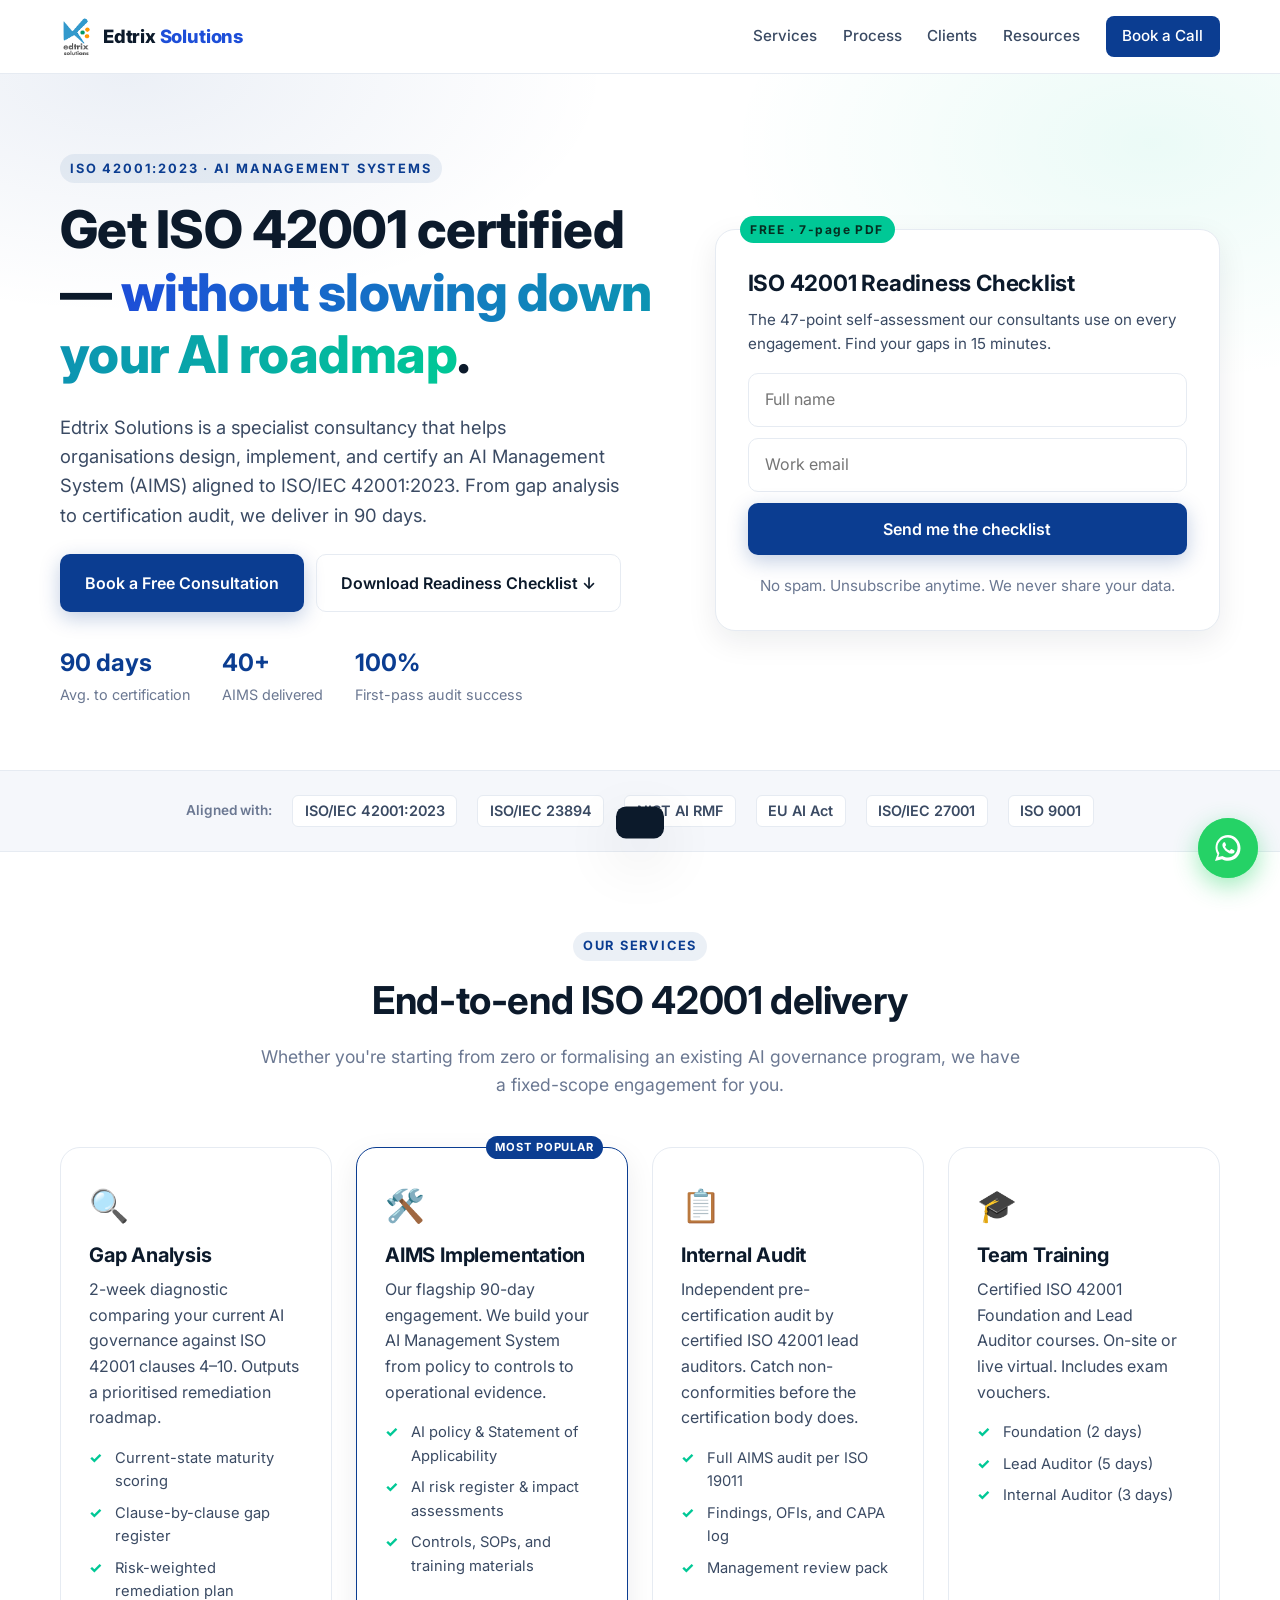
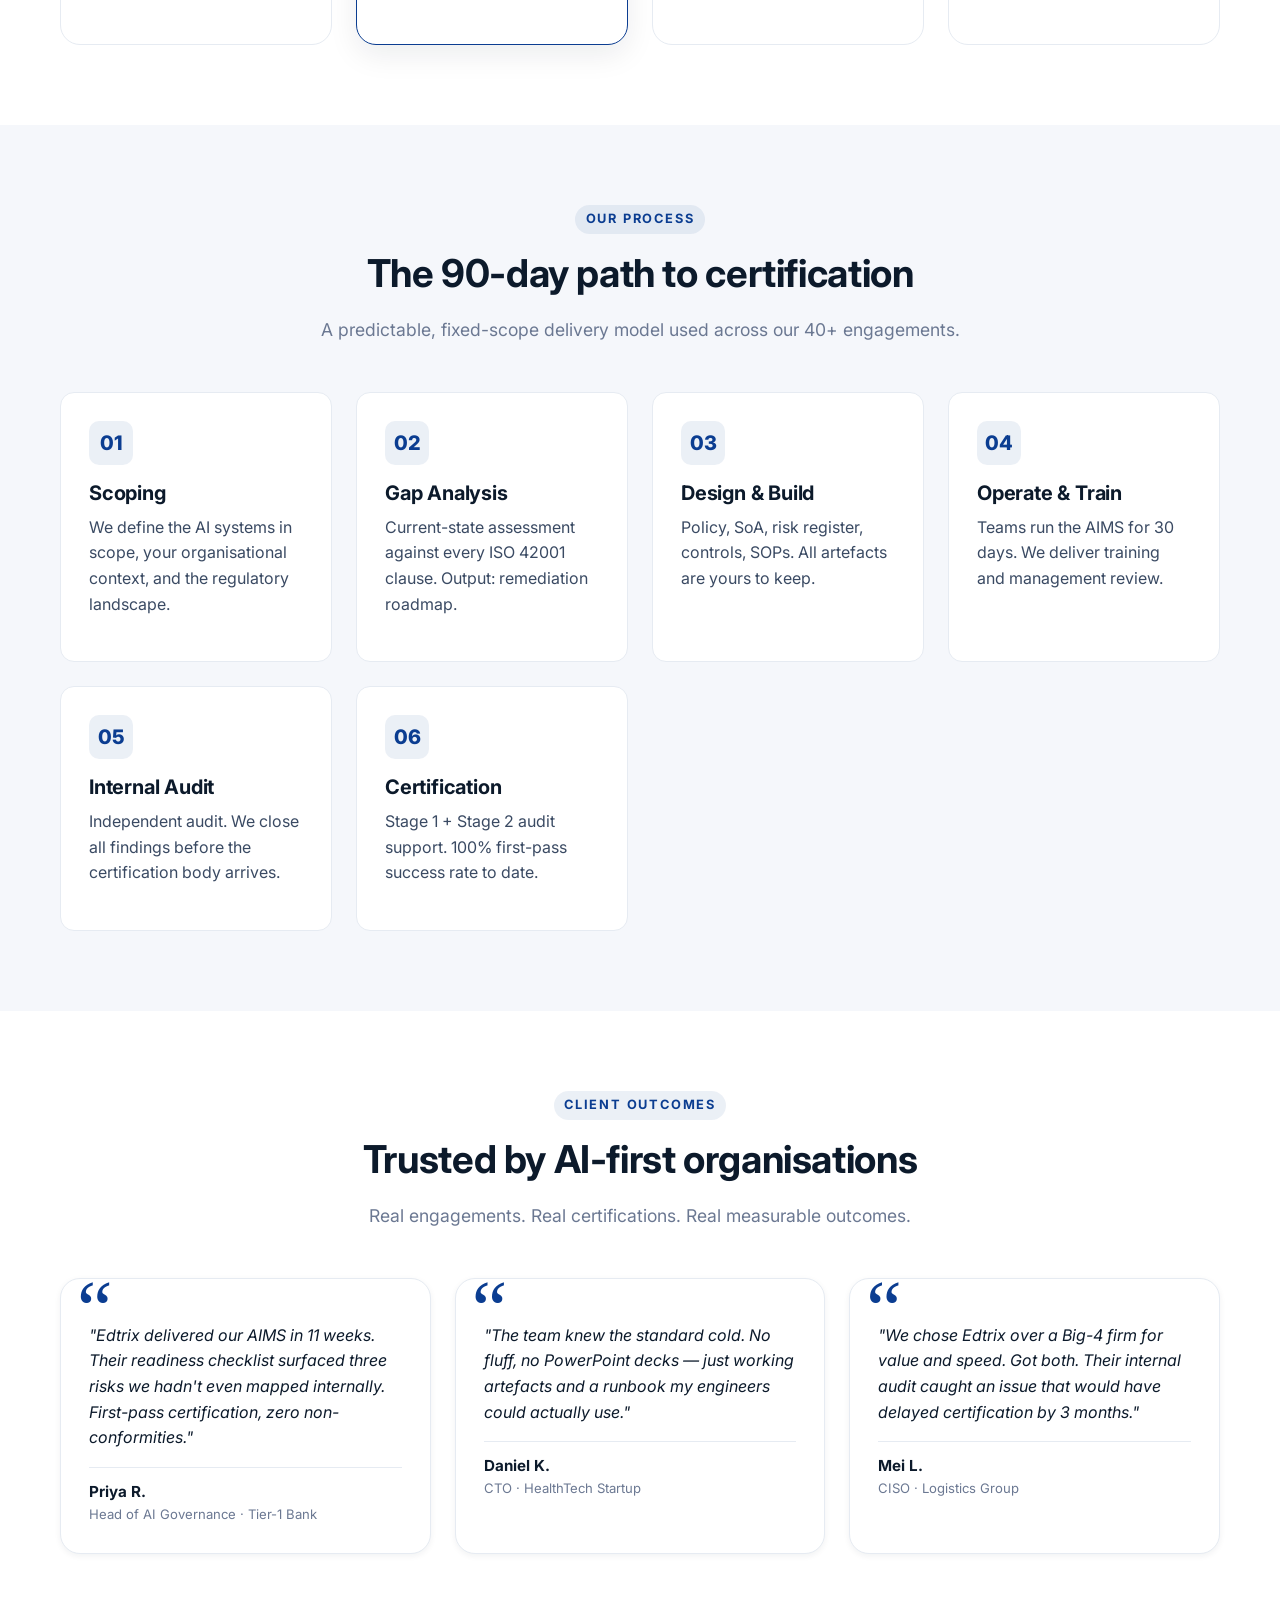
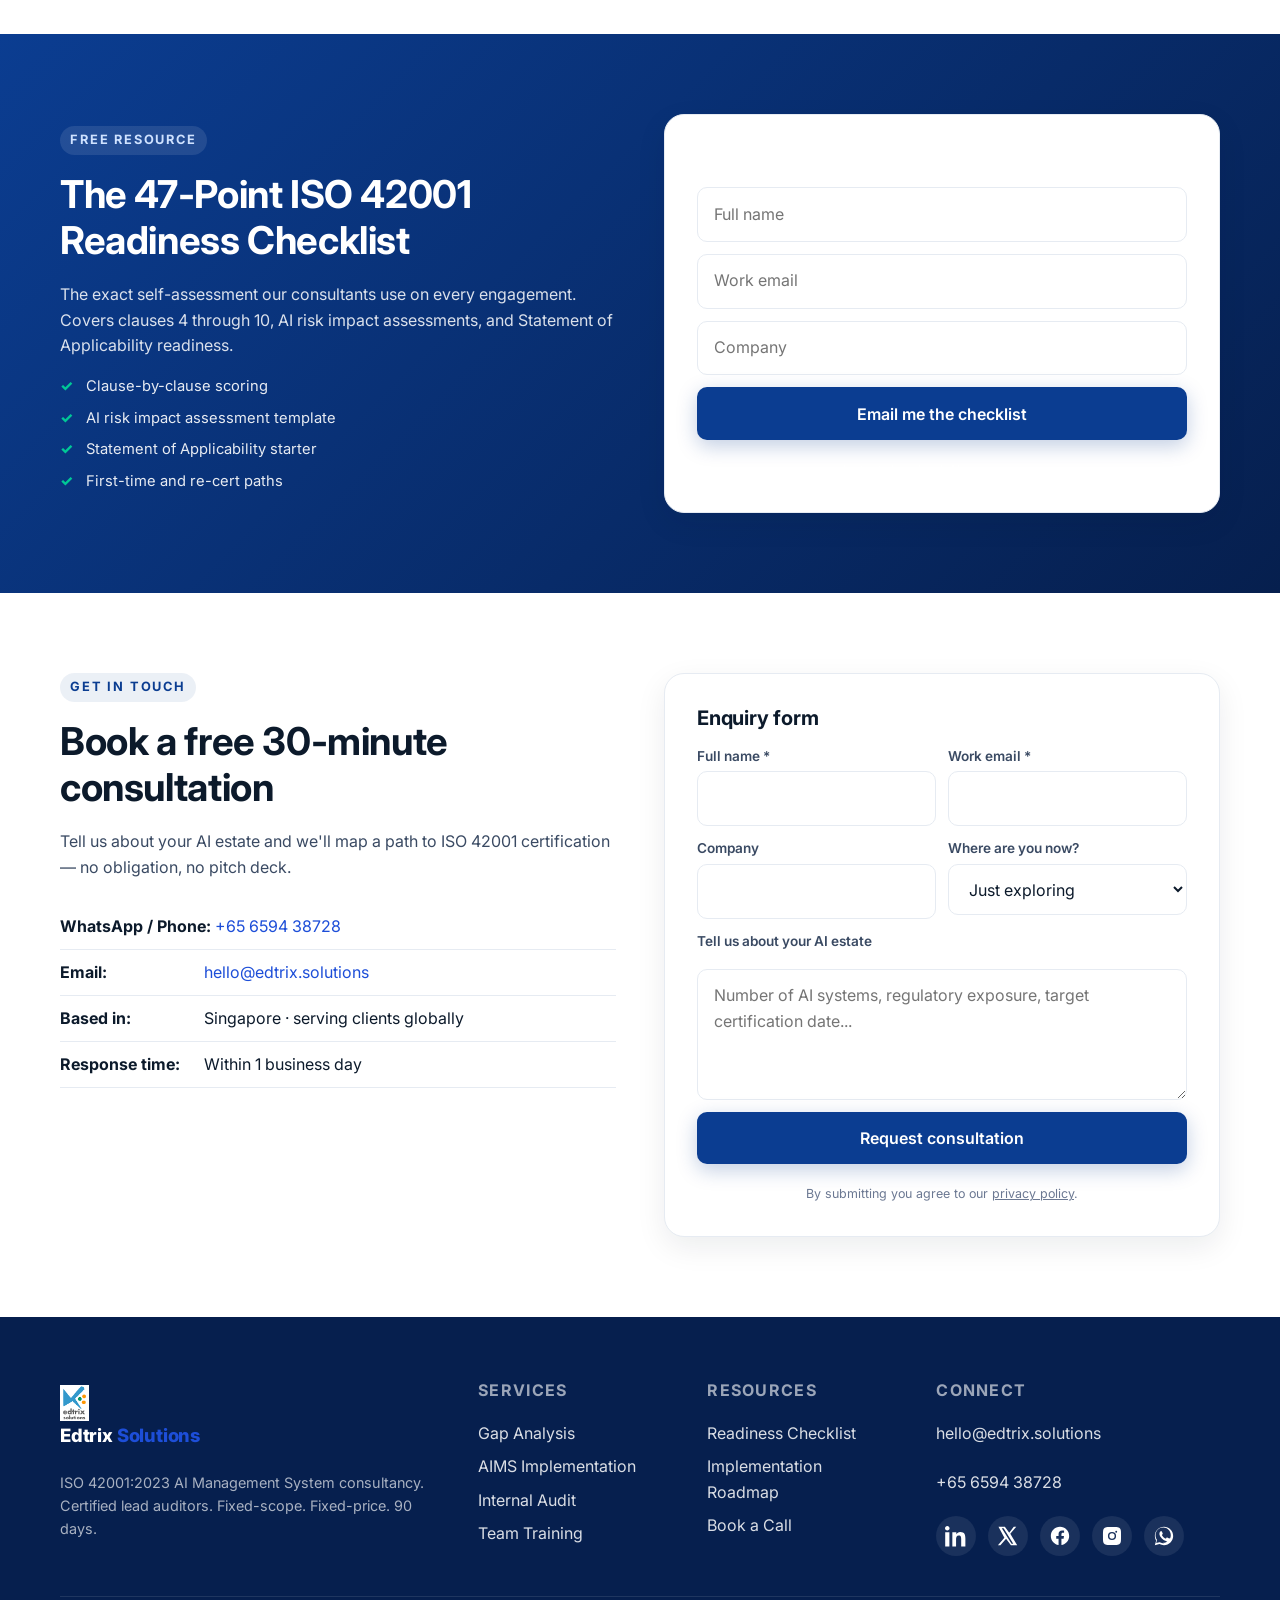
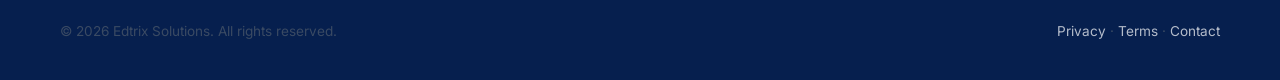
<file: index.html>
<!DOCTYPE html>
<html lang="en">
<head>
  <meta charset="UTF-8" />
  <meta name="viewport" content="width=device-width, initial-scale=1.0" />
  <meta name="theme-color" content="#0b3d91" />

  <!-- Primary SEO -->
  <title>Edtrix Solutions | ISO 42001:2023 AI Management System Consultancy</title>
  <meta name="description" content="Edtrix Solutions helps organisations implement ISO 42001:2023 AI Management Systems. Gap analysis, implementation, internal audit, and certification support from certified lead auditors." />
  <meta name="keywords" content="ISO 42001, ISO 42001:2023, AI management system, AIMS, AI governance, AI compliance, AI risk management, ISO 42001 consultant, ISO 42001 implementation, AI audit" />
  <meta name="author" content="Edtrix Solutions" />
  <meta name="robots" content="index, follow, max-image-preview:large" />
  <link rel="canonical" href="https://makwkk.github.io/ISO-42001-Consultancy/" />

  <!-- Open Graph -->
  <meta property="og:type" content="website" />
  <meta property="og:title" content="Edtrix Solutions | ISO 42001:2023 Consultancy" />
  <meta property="og:description" content="Certified ISO 42001:2023 AI Management System consultants. Gap analysis, implementation, audit, and certification support." />
  <meta property="og:url" content="https://makwkk.github.io/ISO-42001-Consultancy/" />
  <meta property="og:site_name" content="Edtrix Solutions" />
  <meta property="og:image" content="https://makwkk.github.io/ISO-42001-Consultancy/assets/og-image.svg" />
  <meta property="og:locale" content="en_SG" />

  <!-- Twitter -->
  <meta name="twitter:card" content="summary_large_image" />
  <meta name="twitter:title" content="Edtrix Solutions | ISO 42001:2023 Consultancy" />
  <meta name="twitter:description" content="Certified ISO 42001:2023 AI Management System consultants. Get certified faster." />
  <meta name="twitter:image" content="https://makwkk.github.io/ISO-42001-Consultancy/assets/og-image.svg" />

  <!-- Favicon -->
  <link rel="icon" type="image/png" sizes="100x123" href="assets/logo.png" />

  <!-- Performance hints -->
  <link rel="preconnect" href="https://fonts.googleapis.com" />
  <link rel="preconnect" href="https://fonts.gstatic.com" crossorigin />
  <link rel="preload" as="image" href="assets/hero-bg.svg" />
  <link rel="stylesheet" href="https://fonts.googleapis.com/css2?family=Inter:wght@400;500;600;700;800&display=swap" />

  <!-- Styles -->
  <link rel="stylesheet" href="styles.css" />

  <!-- Structured Data: Organization + ProfessionalService + FAQ -->
  <script type="application/ld+json">
  {
    "@context": "https://schema.org",
    "@graph": [
      {
        "@type": "Organization",
        "@id": "https://makwkk.github.io/ISO-42001-Consultancy/#organization",
        "name": "Edtrix Solutions",
        "url": "https://makwkk.github.io/ISO-42001-Consultancy/",
        "logo": "https://makwkk.github.io/ISO-42001-Consultancy/assets/logo.png",
        "sameAs": [
          "https://www.linkedin.com/company/edtrix-solutions",
          "https://twitter.com/edtrixsolutions",
          "https://www.facebook.com/edtrixsolutions",
          "https://www.instagram.com/edtrixsolutions"
        ],
        "contactPoint": {
          "@type": "ContactPoint",
          "telephone": "+65-6594-38728",
          "contactType": "sales",
          "areaServed": "Worldwide",
          "availableLanguage": ["English"]
        }
      },
      {
        "@type": "ProfessionalService",
        "@id": "https://makwkk.github.io/ISO-42001-Consultancy/#service",
        "name": "Edtrix Solutions - ISO 42001:2023 Consultancy",
        "image": "https://makwkk.github.io/ISO-42001-Consultancy/assets/og-image.svg",
        "description": "ISO 42001:2023 AI Management System implementation, gap analysis, internal audit, and certification support.",
        "provider": { "@id": "https://makwkk.github.io/ISO-42001-Consultancy/#organization" },
        "areaServed": "Worldwide",
        "serviceType": "ISO 42001:2023 AI Management System Consultancy",
        "priceRange": "$$"
      },
      {
        "@type": "FAQPage",
        "mainEntity": [
          {
            "@type": "Question",
            "name": "What is ISO 42001:2023?",
            "acceptedAnswer": {
              "@type": "Answer",
              "text": "ISO 42001:2023 is the international standard for Artificial Intelligence Management Systems (AIMS). It defines requirements for establishing, implementing, maintaining, and continually improving an AI management system within organisations that develop or use AI systems."
            }
          },
          {
            "@type": "Question",
            "name": "Who needs ISO 42001 certification?",
            "acceptedAnswer": {
              "@type": "Answer",
              "text": "Any organisation that develops, deploys, or procures AI systems — including financial services, healthcare, government, and technology providers — benefits from ISO 42001 certification to demonstrate responsible AI governance, manage AI-related risks, and meet regulatory and customer expectations."
            }
          },
          {
            "@type": "Question",
            "name": "How long does ISO 42001 implementation take?",
            "acceptedAnswer": {
              "@type": "Answer",
              "text": "Typical implementation runs 3 to 6 months depending on organisation size, AI system complexity, and existing governance maturity. Our phased approach delivers a working AIMS in 90 days for most clients."
            }
          },
          {
            "@type": "Question",
            "name": "What deliverables do you provide?",
            "acceptedAnswer": {
              "@type": "Answer",
              "text": "We deliver a complete AIMS package: AI policy, risk register, Statement of Applicability, controls implementation, internal audit, management review, and certification body coordination."
            }
          }
        ]
      },
      {
        "@type": "BreadcrumbList",
        "itemListElement": [
          {
            "@type": "ListItem",
            "position": 1,
            "name": "Home",
            "item": "https://makwkk.github.io/ISO-42001-Consultancy/"
          }
        ]
      }
    ]
  }
  </script>
</head>
<body>
  <!-- Skip to content (a11y) -->
  <a class="skip-link" href="#main">Skip to main content</a>

  <!-- ===== HEADER / NAV ===== -->
  <header class="site-header" id="site-header">
    <div class="container nav-wrap">
      <a href="#main" class="brand" aria-label="Edtrix Solutions home">
        <img src="assets/logo.png" alt="Edtrix Solutions" width="40" height="49" />
        <span class="brand-name">Edtrix <span class="brand-accent">Solutions</span></span>
      </a>
      <nav class="nav" aria-label="Primary">
        <a href="#services">Services</a>
        <a href="#process">Process</a>
        <a href="#testimonials">Clients</a>
        <a href="#lead-magnet">Resources</a>
        <a href="#contact" class="nav-cta">Book a Call</a>
      </nav>
      <button class="menu-toggle" aria-label="Toggle menu" aria-expanded="false" id="menu-toggle">
        <span></span><span></span><span></span>
      </button>
    </div>
  </header>

  <main id="main">
    <!-- ===== HERO ===== -->
    <section class="hero" aria-labelledby="hero-title">
      <div class="hero-bg" aria-hidden="true"></div>
      <div class="container hero-grid">
        <div class="hero-copy">
          <span class="eyebrow">ISO 42001:2023 · AI Management Systems</span>
          <h1 id="hero-title">Get ISO&nbsp;42001 certified — <span class="grad">without slowing down your AI roadmap</span>.</h1>
          <p class="lede">Edtrix Solutions is a specialist consultancy that helps organisations design, implement, and certify an AI Management System (AIMS) aligned to ISO/IEC 42001:2023. From gap analysis to certification audit, we deliver in 90 days.</p>
          <div class="hero-ctas">
            <a href="#contact" class="btn btn-primary">Book a Free Consultation</a>
            <a href="#lead-magnet" class="btn btn-ghost">Download Readiness Checklist ↓</a>
          </div>
          <ul class="hero-stats" aria-label="Trust signals">
            <li><strong>90 days</strong><span>Avg. to certification</span></li>
            <li><strong>40+</strong><span>AIMS delivered</span></li>
            <li><strong>100%</strong><span>First-pass audit success</span></li>
          </ul>
        </div>
        <div class="hero-card" aria-label="Free ISO 42001 readiness assessment">
          <div class="card-badge">FREE · 7-page PDF</div>
          <h2>ISO 42001 Readiness Checklist</h2>
          <p>The 47-point self-assessment our consultants use on every engagement. Find your gaps in 15 minutes.</p>
          <form id="hero-form" class="hero-form" novalidate>
            <label class="visually-hidden" for="hero-name">Full name</label>
            <input id="hero-name" name="name" type="text" placeholder="Full name" required autocomplete="name" />
            <label class="visually-hidden" for="hero-email">Work email</label>
            <input id="hero-email" name="email" type="email" placeholder="Work email" required autocomplete="email" />
            <button type="submit" class="btn btn-primary btn-block">Send me the checklist</button>
            <p class="micro">No spam. Unsubscribe anytime. We never share your data.</p>
          </form>
        </div>
      </div>
    </section>

    <!-- ===== TRUST BAR ===== -->
    <section class="trust" aria-label="Frameworks we work with">
      <div class="container trust-row">
        <span class="trust-label">Aligned with:</span>
        <span class="trust-item">ISO/IEC 42001:2023</span>
        <span class="trust-item">ISO/IEC 23894</span>
        <span class="trust-item">NIST AI RMF</span>
        <span class="trust-item">EU AI Act</span>
        <span class="trust-item">ISO/IEC 27001</span>
        <span class="trust-item">ISO 9001</span>
      </div>
    </section>

    <!-- ===== SERVICES ===== -->
    <section id="services" class="section">
      <div class="container">
        <header class="section-head">
          <span class="eyebrow">Our services</span>
          <h2>End-to-end ISO 42001 delivery</h2>
          <p>Whether you're starting from zero or formalising an existing AI governance program, we have a fixed-scope engagement for you.</p>
        </header>
        <div class="grid services">
          <article class="card">
            <div class="card-icon" aria-hidden="true">🔍</div>
            <h3>Gap Analysis</h3>
            <p>2-week diagnostic comparing your current AI governance against ISO 42001 clauses 4–10. Outputs a prioritised remediation roadmap.</p>
            <ul class="check-list">
              <li>Current-state maturity scoring</li>
              <li>Clause-by-clause gap register</li>
              <li>Risk-weighted remediation plan</li>
            </ul>
          </article>
          <article class="card featured">
            <div class="card-icon" aria-hidden="true">🛠️</div>
            <h3>AIMS Implementation</h3>
            <p>Our flagship 90-day engagement. We build your AI Management System from policy to controls to operational evidence.</p>
            <ul class="check-list">
              <li>AI policy &amp; Statement of Applicability</li>
              <li>AI risk register &amp; impact assessments</li>
              <li>Controls, SOPs, and training materials</li>
            </ul>
          </article>
          <article class="card">
            <div class="card-icon" aria-hidden="true">📋</div>
            <h3>Internal Audit</h3>
            <p>Independent pre-certification audit by certified ISO 42001 lead auditors. Catch non-conformities before the certification body does.</p>
            <ul class="check-list">
              <li>Full AIMS audit per ISO 19011</li>
              <li>Findings, OFIs, and CAPA log</li>
              <li>Management review pack</li>
            </ul>
          </article>
          <article class="card">
            <div class="card-icon" aria-hidden="true">🎓</div>
            <h3>Team Training</h3>
            <p>Certified ISO 42001 Foundation and Lead Auditor courses. On-site or live virtual. Includes exam vouchers.</p>
            <ul class="check-list">
              <li>Foundation (2 days)</li>
              <li>Lead Auditor (5 days)</li>
              <li>Internal Auditor (3 days)</li>
            </ul>
          </article>
        </div>
      </div>
    </section>

    <!-- ===== PROCESS ===== -->
    <section id="process" class="section section-alt">
      <div class="container">
        <header class="section-head">
          <span class="eyebrow">Our process</span>
          <h2>The 90-day path to certification</h2>
          <p>A predictable, fixed-scope delivery model used across our 40+ engagements.</p>
        </header>
        <ol class="steps">
          <li>
            <span class="step-num">01</span>
            <h3>Scoping</h3>
            <p>We define the AI systems in scope, your organisational context, and the regulatory landscape.</p>
          </li>
          <li>
            <span class="step-num">02</span>
            <h3>Gap Analysis</h3>
            <p>Current-state assessment against every ISO 42001 clause. Output: remediation roadmap.</p>
          </li>
          <li>
            <span class="step-num">03</span>
            <h3>Design &amp; Build</h3>
            <p>Policy, SoA, risk register, controls, SOPs. All artefacts are yours to keep.</p>
          </li>
          <li>
            <span class="step-num">04</span>
            <h3>Operate &amp; Train</h3>
            <p>Teams run the AIMS for 30 days. We deliver training and management review.</p>
          </li>
          <li>
            <span class="step-num">05</span>
            <h3>Internal Audit</h3>
            <p>Independent audit. We close all findings before the certification body arrives.</p>
          </li>
          <li>
            <span class="step-num">06</span>
            <h3>Certification</h3>
            <p>Stage 1 + Stage 2 audit support. 100% first-pass success rate to date.</p>
          </li>
        </ol>
      </div>
    </section>

    <!-- ===== TESTIMONIALS ===== -->
    <section id="testimonials" class="section">
      <div class="container">
        <header class="section-head">
          <span class="eyebrow">Client outcomes</span>
          <h2>Trusted by AI-first organisations</h2>
          <p>Real engagements. Real certifications. Real measurable outcomes.</p>
        </header>
        <div class="grid testimonials">
          <figure class="testimonial">
            <blockquote>
              <p>"Edtrix delivered our AIMS in 11 weeks. Their readiness checklist surfaced three risks we hadn't even mapped internally. First-pass certification, zero non-conformities."</p>
            </blockquote>
            <figcaption>
              <strong>Priya R.</strong><span>Head of AI Governance · Tier-1 Bank</span>
            </figcaption>
          </figure>
          <figure class="testimonial">
            <blockquote>
              <p>"The team knew the standard cold. No fluff, no PowerPoint decks — just working artefacts and a runbook my engineers could actually use."</p>
            </blockquote>
            <figcaption>
              <strong>Daniel K.</strong><span>CTO · HealthTech Startup</span>
            </figcaption>
          </figure>
          <figure class="testimonial">
            <blockquote>
              <p>"We chose Edtrix over a Big-4 firm for value and speed. Got both. Their internal audit caught an issue that would have delayed certification by 3 months."</p>
            </blockquote>
            <figcaption>
              <strong>Mei L.</strong><span>CISO · Logistics Group</span>
            </figcaption>
          </figure>
        </div>
      </div>
    </section>

    <!-- ===== LEAD MAGNET ===== -->
    <section id="lead-magnet" class="section section-cta">
      <div class="container cta-grid">
        <div>
          <span class="eyebrow eyebrow-light">Free resource</span>
          <h2>The 47-Point ISO 42001 Readiness Checklist</h2>
          <p>The exact self-assessment our consultants use on every engagement. Covers clauses 4 through 10, AI risk impact assessments, and Statement of Applicability readiness.</p>
          <ul class="check-list check-light">
            <li>Clause-by-clause scoring</li>
            <li>AI risk impact assessment template</li>
            <li>Statement of Applicability starter</li>
            <li>First-time and re-cert paths</li>
          </ul>
        </div>
        <form id="lead-form" class="form-card" novalidate>
          <h3>Get the free checklist</h3>
          <label class="visually-hidden" for="lm-name">Full name</label>
          <input id="lm-name" name="name" type="text" placeholder="Full name" required autocomplete="name" />
          <label class="visually-hidden" for="lm-email">Work email</label>
          <input id="lm-email" name="email" type="email" placeholder="Work email" required autocomplete="email" />
          <label class="visually-hidden" for="lm-company">Company</label>
          <input id="lm-company" name="company" type="text" placeholder="Company" autocomplete="organization" />
          <button type="submit" class="btn btn-primary btn-block">Email me the checklist</button>
          <p class="micro">Instant download. No spam, ever.</p>
        </form>
      </div>
    </section>

    <!-- ===== CONTACT / ENQUIRY ===== -->
    <section id="contact" class="section">
      <div class="container contact-grid">
        <div>
          <span class="eyebrow">Get in touch</span>
          <h2>Book a free 30-minute consultation</h2>
          <p>Tell us about your AI estate and we'll map a path to ISO 42001 certification — no obligation, no pitch deck.</p>
          <ul class="contact-list">
            <li><strong>WhatsApp / Phone:</strong> <a href="https://wa.me/6594387287">+65 6594 38728</a></li>
            <li><strong>Email:</strong> <a href="mailto:hello@edtrix.solutions">hello@edtrix.solutions</a></li>
            <li><strong>Based in:</strong> Singapore · serving clients globally</li>
            <li><strong>Response time:</strong> Within 1 business day</li>
          </ul>
        </div>
        <form id="enquiry-form" class="form-card" novalidate>
          <h3>Enquiry form</h3>
          <div class="row">
            <div>
              <label for="enq-name">Full name *</label>
              <input id="enq-name" name="name" type="text" required autocomplete="name" />
            </div>
            <div>
              <label for="enq-email">Work email *</label>
              <input id="enq-email" name="email" type="email" required autocomplete="email" />
            </div>
          </div>
          <div class="row">
            <div>
              <label for="enq-company">Company</label>
              <input id="enq-company" name="company" type="text" autocomplete="organization" />
            </div>
            <div>
              <label for="enq-stage">Where are you now?</label>
              <select id="enq-stage" name="stage">
                <option>Just exploring</option>
                <option>Gap analysis complete</option>
                <option>Implementation in progress</option>
                <option>Internal audit done</option>
                <option>Other</option>
              </select>
            </div>
          </div>
          <label for="enq-message">Tell us about your AI estate</label>
          <textarea id="enq-message" name="message" rows="4" placeholder="Number of AI systems, regulatory exposure, target certification date..."></textarea>
          <button type="submit" class="btn btn-primary btn-block">Request consultation</button>
          <p class="micro">By submitting you agree to our <a href="#privacy">privacy policy</a>.</p>
        </form>
      </div>
    </section>
  </main>

  <!-- ===== FOOTER ===== -->
  <footer class="site-footer">
    <div class="container footer-grid">
      <div class="footer-brand">
        <a href="#main" class="brand">
          <img src="assets/logo.png" alt="Edtrix Solutions" width="36" height="44" />
          <span class="brand-name">Edtrix <span class="brand-accent">Solutions</span></span>
        </a>
        <p>ISO 42001:2023 AI Management System consultancy. Certified lead auditors. Fixed-scope. Fixed-price. 90 days.</p>
      </div>
      <nav aria-label="Footer">
        <h4>Services</h4>
        <a href="#services">Gap Analysis</a>
        <a href="#services">AIMS Implementation</a>
        <a href="#services">Internal Audit</a>
        <a href="#services">Team Training</a>
      </nav>
      <nav aria-label="Footer">
        <h4>Resources</h4>
        <a href="#lead-magnet">Readiness Checklist</a>
        <a href="#process">Implementation Roadmap</a>
        <a href="#contact">Book a Call</a>
      </nav>
      <div class="footer-contact">
        <h4>Connect</h4>
        <p><a href="mailto:hello@edtrix.solutions">hello@edtrix.solutions</a></p>
        <p><a href="https://wa.me/6594387287">+65 6594 38728</a></p>
        <ul class="social-list" aria-label="Social media">
          <li><a href="https://www.linkedin.com/company/edtrix-solutions" aria-label="LinkedIn" rel="noopener noreferrer"><svg viewBox="0 0 24 24" width="22" height="22" aria-hidden="true"><path fill="currentColor" d="M4.98 3.5C4.98 4.88 3.87 6 2.5 6S0 4.88 0 3.5 1.12 1 2.5 1s2.48 1.12 2.48 2.5zM.22 8h4.56v15.5H.22V8zm7.78 0h4.37v2.12h.06c.61-1.16 2.1-2.39 4.32-2.39 4.62 0 5.48 3.04 5.48 7v8.77h-4.56v-7.78c0-1.86-.03-4.26-2.6-4.26-2.6 0-3 2.03-3 4.13v7.91H8V8z"/></svg></a></li>
          <li><a href="https://twitter.com/edtrixsolutions" aria-label="X (Twitter)" rel="noopener noreferrer"><svg viewBox="0 0 24 24" width="22" height="22" aria-hidden="true"><path fill="currentColor" d="M18.244 2H21l-6.52 7.45L22 22h-6.79l-5.32-6.96L3.7 22H1l7.05-8.06L1.6 2h6.95l4.79 6.36L18.244 2zm-2.38 18.4h1.88L7.23 3.5H5.21l10.65 16.9z"/></svg></a></li>
          <li><a href="https://www.facebook.com/edtrixsolutions" aria-label="Facebook" rel="noopener noreferrer"><svg viewBox="0 0 24 24" width="22" height="22" aria-hidden="true"><path fill="currentColor" d="M22 12c0-5.52-4.48-10-10-10S2 6.48 2 12c0 4.99 3.66 9.13 8.44 9.88V14.9H7.9V12h2.54V9.8c0-2.5 1.49-3.89 3.77-3.89 1.09 0 2.24.2 2.24.2v2.46h-1.26c-1.24 0-1.63.77-1.63 1.56V12h2.78l-.44 2.9h-2.34v6.98C18.34 21.13 22 16.99 22 12z"/></svg></a></li>
          <li><a href="https://www.instagram.com/edtrixsolutions" aria-label="Instagram" rel="noopener noreferrer"><svg viewBox="0 0 24 24" width="22" height="22" aria-hidden="true"><path fill="currentColor" d="M12 2.16c3.2 0 3.58.01 4.85.07 1.17.05 1.8.25 2.23.41.56.22.96.48 1.38.9.42.42.68.82.9 1.38.16.42.36 1.06.41 2.23.06 1.27.07 1.65.07 4.85s-.01 3.58-.07 4.85c-.05 1.17-.25 1.8-.41 2.23a3.7 3.7 0 0 1-.9 1.38c-.42.42-.82.68-1.38.9-.42.16-1.06.36-2.23.41-1.27.06-1.65.07-4.85.07s-3.58-.01-4.85-.07c-1.17-.05-1.8-.25-2.23-.41a3.7 3.7 0 0 1-1.38-.9 3.7 3.7 0 0 1-.9-1.38c-.16-.42-.36-1.06-.41-2.23C2.17 15.58 2.16 15.2 2.16 12s.01-3.58.07-4.85c.05-1.17.25-1.8.41-2.23.22-.56.48-.96.9-1.38.42-.42.82-.68 1.38-.9.42-.16 1.06-.36 2.23-.41C8.42 2.17 8.8 2.16 12 2.16zm0 5.4a4.44 4.44 0 1 0 0 8.88 4.44 4.44 0 0 0 0-8.88zm0 7.32a2.88 2.88 0 1 1 0-5.76 2.88 2.88 0 0 1 0 5.76zm5.64-7.5a1.04 1.04 0 1 0-2.08 0 1.04 1.04 0 0 0 2.08 0z"/></svg></a></li>
          <li><a href="https://wa.me/6594387287" aria-label="WhatsApp" rel="noopener noreferrer"><svg viewBox="0 0 24 24" width="22" height="22" aria-hidden="true"><path fill="currentColor" d="M17.5 14.4c-.3-.1-1.7-.8-1.9-.9-.3-.1-.4-.1-.6.1-.2.3-.7.9-.8 1.1-.2.2-.3.2-.5.1-.3-.1-1.2-.5-2.3-1.5-.9-.8-1.4-1.7-1.6-2-.2-.3 0-.4.1-.6.1-.1.3-.3.4-.5.1-.2.2-.3.3-.5.1-.2 0-.3 0-.5s-.6-1.4-.8-1.9c-.2-.5-.4-.4-.6-.4h-.5c-.2 0-.5.1-.7.3-.3.3-1 1-1 2.5s1.1 2.9 1.2 3.1c.1.2 2.1 3.2 5.1 4.5.7.3 1.3.5 1.7.6.7.2 1.4.2 1.9.1.6-.1 1.7-.7 2-1.4.2-.7.2-1.3.2-1.4-.1-.1-.3-.2-.6-.4zM12 2C6.5 2 2 6.5 2 12c0 1.9.5 3.6 1.4 5.1L2 22l5-1.3c1.5.8 3.2 1.3 5 1.3 5.5 0 10-4.5 10-10S17.5 2 12 2zm0 18.2c-1.7 0-3.3-.5-4.7-1.3l-.3-.2-3.5.9.9-3.4-.2-.3c-.9-1.4-1.4-3.1-1.4-4.8 0-4.6 3.7-8.3 8.3-8.3s8.3 3.7 8.3 8.3c0 4.5-3.7 8.3-8.4 8.3z"/></svg></a></li>
        </ul>
      </div>
    </div>
    <div class="container footer-bottom">
      <p>© <span id="year"></span> Edtrix Solutions. All rights reserved.</p>
      <p><a href="#privacy">Privacy</a> · <a href="#terms">Terms</a> · <a href="mailto:hello@edtrix.solutions">Contact</a></p>
    </div>
  </footer>

  <!-- ===== WHATSAPP FLOATING WIDGET ===== -->
  <a class="wa-float" href="https://wa.me/6594387287?text=Hi%20Edtrix%2C%20I%27d%20like%20to%20learn%20more%20about%20ISO%2042001%20consultancy." aria-label="Chat on WhatsApp" target="_blank" rel="noopener noreferrer">
    <svg viewBox="0 0 32 32" width="32" height="32" aria-hidden="true"><path fill="#fff" d="M16 3C9 3 3.5 8.5 3.5 15.5c0 2.4.7 4.7 1.9 6.7L3 29l7-1.8c1.9 1 4 1.6 6 1.6 7 0 12.5-5.5 12.5-12.5S23 3 16 3zm0 22.6c-1.8 0-3.6-.5-5.2-1.4l-.4-.2-4.1 1.1 1.1-4-.3-.4c-1-1.6-1.6-3.4-1.6-5.3 0-5.5 4.5-10 10-10s10 4.5 10 10-4.4 10-9.5 10zm5.5-7.5c-.3-.1-1.8-.9-2-1-.3-.1-.5-.1-.7.1-.2.3-.8 1-.9 1.2-.2.2-.3.2-.6.1-.3-.1-1.3-.5-2.4-1.5-.9-.8-1.5-1.8-1.7-2.1-.2-.3 0-.5.1-.6.1-.1.3-.3.4-.5.1-.2.2-.3.3-.5.1-.2 0-.4 0-.5s-.6-1.5-.8-2c-.2-.5-.4-.4-.6-.5h-.5c-.2 0-.5.1-.7.4-.3.3-1 1-1 2.5s1.1 2.9 1.2 3.1c.1.2 2.1 3.3 5.2 4.6.7.3 1.3.5 1.7.6.7.2 1.4.2 1.9.1.6-.1 1.8-.7 2-1.4.2-.7.2-1.3.2-1.4-.1-.1-.3-.2-.6-.4z"/></svg>
    <span class="wa-pulse" aria-hidden="true"></span>
  </a>

  <!-- Toast -->
  <div id="toast" class="toast" role="status" aria-live="polite"></div>

  <script src="script.js" defer></script>
</body>
</html>
</file>
<file: styles.css>
/* =========================================================
   Edtrix Solutions — Single-page Consultancy Site
   Mobile-first. System font fallback if Google Fonts blocked.
   ========================================================= */

:root {
  --bg: #ffffff;
  --bg-alt: #f5f7fb;
  --ink: #0c1a2b;
  --ink-2: #3a4a63;
  --muted: #6b7892;
  --line: #e6ebf2;
  --brand: #0b3d91;
  --brand-2: #1d4ed8;
  --accent: #00c896;
  --warn: #f59e0b;
  --danger: #dc2626;
  --wa: #25d366;
  --wa-d: #128c7e;
  --radius: 14px;
  --radius-lg: 20px;
  --shadow-sm: 0 2px 6px rgba(12, 26, 43, .06);
  --shadow-md: 0 10px 30px rgba(12, 26, 43, .08);
  --shadow-lg: 0 20px 60px rgba(12, 26, 43, .12);
  --container: 1160px;
  --ff: "Inter", -apple-system, BlinkMacSystemFont, "Segoe UI", Roboto, Helvetica, Arial, sans-serif;
}

* { box-sizing: border-box; }
html { scroll-behavior: smooth; -webkit-text-size-adjust: 100%; }
body {
  margin: 0;
  font-family: var(--ff);
  color: var(--ink);
  background: var(--bg);
  line-height: 1.6;
  -webkit-font-smoothing: antialiased;
  -moz-osx-font-smoothing: grayscale;
}
img, svg { max-width: 100%; display: block; }
a { color: var(--brand-2); text-decoration: none; }
a:hover { text-decoration: underline; }
h1, h2, h3, h4 { line-height: 1.2; margin: 0 0 .5em; color: var(--ink); letter-spacing: -0.01em; }
h1 { font-size: clamp(2rem, 5vw, 3.25rem); font-weight: 800; }
h2 { font-size: clamp(1.6rem, 3.5vw, 2.4rem); font-weight: 700; }
h3 { font-size: 1.25rem; font-weight: 700; }
h4 { font-size: 1rem; font-weight: 700; text-transform: uppercase; letter-spacing: .08em; color: var(--ink-2); }
p { margin: 0 0 1em; color: var(--ink-2); }

.container { width: min(100% - 2rem, var(--container)); margin-inline: auto; }
.section { padding: 5rem 0; }
.section-alt { background: var(--bg-alt); }
.section-cta { background: linear-gradient(135deg, var(--brand) 0%, #061f4e 100%); color: #fff; }
.section-cta h2, .section-cta h3 { color: #fff; }
.section-cta p { color: rgba(255, 255, 255, .85); }
.section-head { text-align: center; max-width: 760px; margin: 0 auto 3rem; }
.section-head p { font-size: 1.1rem; color: var(--muted); }

.eyebrow {
  display: inline-block;
  font-size: .8rem;
  font-weight: 700;
  letter-spacing: .14em;
  text-transform: uppercase;
  color: var(--brand);
  background: rgba(11, 61, 145, .08);
  padding: .35em .8em;
  border-radius: 999px;
  margin-bottom: 1rem;
}
.eyebrow-light { color: #cfe2ff; background: rgba(255, 255, 255, .1); }

.grad {
  background: linear-gradient(90deg, var(--brand-2), var(--accent));
  -webkit-background-clip: text;
  background-clip: text;
  color: transparent;
}

/* ===== Buttons ===== */
.btn {
  display: inline-flex;
  align-items: center;
  justify-content: center;
  gap: .5rem;
  padding: .95em 1.5em;
  border-radius: 10px;
  font-weight: 600;
  font-size: 1rem;
  border: 1px solid transparent;
  cursor: pointer;
  transition: transform .15s ease, box-shadow .2s ease, background .2s ease;
  text-decoration: none;
  font-family: inherit;
}
.btn:hover { text-decoration: none; transform: translateY(-1px); }
.btn-primary { background: var(--brand); color: #fff; box-shadow: 0 6px 20px rgba(11, 61, 145, .25); }
.btn-primary:hover { background: var(--brand-2); box-shadow: 0 10px 28px rgba(11, 61, 145, .35); }
.btn-ghost { background: transparent; color: var(--ink); border-color: var(--line); }
.btn-ghost:hover { background: var(--bg-alt); border-color: var(--ink-2); }
.btn-block { width: 100%; }

/* ===== Header ===== */
.site-header {
  position: sticky;
  top: 0;
  z-index: 50;
  background: rgba(255, 255, 255, .92);
  backdrop-filter: saturate(140%) blur(10px);
  -webkit-backdrop-filter: saturate(140%) blur(10px);
  border-bottom: 1px solid var(--line);
}
.nav-wrap {
  display: flex;
  align-items: center;
  justify-content: space-between;
  padding: 1rem 0;
}
.brand { display: flex; align-items: center; gap: .65rem; font-weight: 800; color: var(--ink); }
.brand:hover { text-decoration: none; }
.brand img { width: auto; height: 40px; }
.footer-brand .brand img { height: 36px; }
.brand-name { font-size: 1.15rem; letter-spacing: -0.01em; }
.brand-accent { color: var(--brand-2); }
.nav { display: flex; align-items: center; gap: 1.6rem; }
.nav a { color: var(--ink-2); font-weight: 500; font-size: .95rem; }
.nav a:hover { color: var(--brand); text-decoration: none; }
.nav-cta { background: var(--brand); color: #fff !important; padding: .55em 1.1em; border-radius: 8px; }
.nav-cta:hover { background: var(--brand-2); }
.menu-toggle {
  display: none;
  background: none;
  border: 0;
  width: 40px;
  height: 40px;
  flex-direction: column;
  justify-content: center;
  align-items: center;
  gap: 4px;
  cursor: pointer;
}
.menu-toggle span { display: block; width: 22px; height: 2px; background: var(--ink); transition: .2s; }

/* ===== Hero ===== */
.hero {
  position: relative;
  padding: 5rem 0 4rem;
  overflow: hidden;
}
.hero-bg {
  position: absolute; inset: 0;
  background:
    radial-gradient(800px 400px at 10% 0%, rgba(11, 61, 145, .08), transparent 60%),
    radial-gradient(700px 400px at 90% 10%, rgba(0, 200, 150, .08), transparent 60%),
    var(--bg);
  z-index: -1;
}
.hero-grid {
  display: grid;
  grid-template-columns: 1.2fr 1fr;
  gap: 3rem;
  align-items: center;
}
.lede { font-size: 1.15rem; color: var(--ink-2); max-width: 560px; }
.hero-ctas { display: flex; gap: .75rem; flex-wrap: wrap; margin: 1.5rem 0 2rem; }
.hero-stats { list-style: none; padding: 0; margin: 0; display: flex; gap: 2rem; flex-wrap: wrap; }
.hero-stats li { display: flex; flex-direction: column; }
.hero-stats strong { font-size: 1.5rem; color: var(--brand); }
.hero-stats span { font-size: .9rem; color: var(--muted); }

.hero-card {
  background: #fff;
  border: 1px solid var(--line);
  border-radius: var(--radius-lg);
  padding: 2rem;
  box-shadow: var(--shadow-md);
  position: relative;
}
.card-badge {
  position: absolute;
  top: -14px;
  left: 1.5rem;
  background: var(--accent);
  color: #052e21;
  font-weight: 700;
  font-size: .75rem;
  letter-spacing: .12em;
  padding: .35em .9em;
  border-radius: 999px;
}
.hero-card h2 { font-size: 1.4rem; margin-top: .5rem; }
.hero-card p { font-size: .95rem; }

/* ===== Forms ===== */
input, select, textarea {
  width: 100%;
  padding: .85em 1em;
  border: 1px solid var(--line);
  border-radius: 10px;
  font: inherit;
  color: var(--ink);
  background: #fff;
  transition: border-color .15s, box-shadow .15s;
}
input:focus, select:focus, textarea:focus {
  outline: 0;
  border-color: var(--brand);
  box-shadow: 0 0 0 3px rgba(11, 61, 145, .15);
}
.hero-form { display: flex; flex-direction: column; gap: .65rem; margin-top: 1rem; }
.form-card {
  background: #fff;
  border: 1px solid var(--line);
  border-radius: var(--radius-lg);
  padding: 2rem;
  box-shadow: var(--shadow-md);
  display: flex;
  flex-direction: column;
  gap: .75rem;
}
.form-card h3 { margin: 0 0 .25rem; }
.form-card label { font-size: .85rem; font-weight: 600; color: var(--ink-2); margin-bottom: .25rem; display: block; }
.form-card .row { display: grid; grid-template-columns: 1fr 1fr; gap: .75rem; }
.micro { font-size: .78rem; color: var(--muted); margin: .5rem 0 0; text-align: center; }
.micro a { color: var(--muted); text-decoration: underline; }
.visually-hidden { position: absolute; width: 1px; height: 1px; padding: 0; margin: -1px; overflow: hidden; clip: rect(0,0,0,0); white-space: nowrap; border: 0; }

/* ===== Trust Bar ===== */
.trust { padding: 1.5rem 0; border-top: 1px solid var(--line); border-bottom: 1px solid var(--line); background: var(--bg-alt); }
.trust-row { display: flex; align-items: center; gap: 1.25rem; flex-wrap: wrap; justify-content: center; }
.trust-label { font-weight: 600; color: var(--muted); font-size: .85rem; }
.trust-item { font-weight: 600; color: var(--ink-2); font-size: .9rem; padding: .25em .8em; border: 1px solid var(--line); border-radius: 6px; background: #fff; }

/* ===== Cards / Grid ===== */
.grid { display: grid; gap: 1.5rem; }
.services { grid-template-columns: repeat(auto-fit, minmax(260px, 1fr)); }
.card {
  background: #fff;
  border: 1px solid var(--line);
  border-radius: var(--radius-lg);
  padding: 2rem 1.75rem;
  transition: transform .2s, box-shadow .2s, border-color .2s;
}
.card:hover { transform: translateY(-3px); box-shadow: var(--shadow-md); border-color: var(--brand); }
.card-icon { font-size: 2rem; margin-bottom: .75rem; }
.card.featured { border-color: var(--brand); box-shadow: var(--shadow-md); position: relative; }
.card.featured::before {
  content: "Most popular";
  position: absolute;
  top: -12px;
  right: 1.5rem;
  background: var(--brand);
  color: #fff;
  font-size: .7rem;
  font-weight: 700;
  padding: .25em .8em;
  border-radius: 999px;
  letter-spacing: .08em;
  text-transform: uppercase;
}
.check-list { list-style: none; padding: 0; margin: 1rem 0 0; }
.check-list li {
  position: relative;
  padding-left: 1.6rem;
  margin-bottom: .5rem;
  font-size: .92rem;
  color: var(--ink-2);
}
.check-list li::before {
  content: "✓";
  position: absolute;
  left: 0;
  top: 0;
  color: var(--accent);
  font-weight: 800;
}
.check-light li { color: rgba(255, 255, 255, .9); }
.check-light li::before { color: var(--accent); }

/* ===== Steps ===== */
.steps {
  list-style: none;
  padding: 0;
  margin: 0;
  display: grid;
  grid-template-columns: repeat(auto-fit, minmax(260px, 1fr));
  gap: 1.5rem;
  counter-reset: step;
}
.steps li {
  background: #fff;
  border: 1px solid var(--line);
  border-radius: var(--radius);
  padding: 1.75rem;
  position: relative;
}
.step-num {
  display: inline-block;
  font-weight: 800;
  font-size: 1.25rem;
  color: var(--brand);
  background: rgba(11, 61, 145, .08);
  width: 44px;
  height: 44px;
  line-height: 44px;
  text-align: center;
  border-radius: 10px;
  margin-bottom: 1rem;
}

/* ===== Testimonials ===== */
.testimonials { grid-template-columns: repeat(auto-fit, minmax(280px, 1fr)); }
.testimonial {
  background: #fff;
  border: 1px solid var(--line);
  border-radius: var(--radius-lg);
  padding: 1.75rem;
  margin: 0;
  box-shadow: var(--shadow-sm);
  position: relative;
}
.testimonial::before {
  content: "“";
  position: absolute;
  top: -10px; left: 16px;
  font-size: 5rem;
  color: var(--brand);
  font-family: Georgia, serif;
  line-height: 1;
}
.testimonial blockquote { margin: 0 0 1rem; padding-top: 1rem; }
.testimonial blockquote p { font-size: 1rem; color: var(--ink); font-style: italic; }
.testimonial figcaption { display: flex; flex-direction: column; border-top: 1px solid var(--line); padding-top: .75rem; }
.testimonial figcaption strong { color: var(--ink); font-size: .95rem; }
.testimonial figcaption span { font-size: .82rem; color: var(--muted); }

/* ===== CTA / Lead magnet ===== */
.cta-grid { display: grid; grid-template-columns: 1fr 1fr; gap: 3rem; align-items: center; }
.cta-grid h2 { color: #fff; }

/* ===== Contact ===== */
.contact-grid { display: grid; grid-template-columns: 1fr 1fr; gap: 3rem; align-items: start; }
.contact-list { list-style: none; padding: 0; margin: 1.5rem 0 0; }
.contact-list li { padding: .6rem 0; border-bottom: 1px solid var(--line); }
.contact-list li strong { display: inline-block; min-width: 140px; color: var(--ink); }
.contact-list li a { color: var(--brand-2); }

/* ===== Footer ===== */
.site-footer {
  background: #061f4e;
  color: rgba(255, 255, 255, .85);
  padding: 4rem 0 1.5rem;
}
.site-footer h4 { color: rgba(255, 255, 255, .6); margin-bottom: 1rem; }
.site-footer a { color: rgba(255, 255, 255, .85); display: block; padding: .25rem 0; }
.site-footer a:hover { color: #fff; text-decoration: none; }
.footer-grid {
  display: grid;
  grid-template-columns: 2fr 1fr 1fr 1.5fr;
  gap: 2.5rem;
  padding-bottom: 2.5rem;
  border-bottom: 1px solid rgba(255, 255, 255, .1);
}
.footer-brand .brand { color: #fff; margin-bottom: 1rem; }
.footer-brand p { color: rgba(255, 255, 255, .65); font-size: .9rem; }
.social-list { list-style: none; padding: 0; margin: 1rem 0 0; display: flex; gap: .75rem; }
.social-list a {
  display: flex;
  align-items: center;
  justify-content: center;
  width: 40px;
  height: 40px;
  border-radius: 50%;
  background: rgba(255, 255, 255, .08);
  color: #fff !important;
  transition: background .2s, transform .2s;
}
.social-list a:hover { background: var(--brand-2); transform: translateY(-2px); }
.footer-bottom {
  display: flex;
  justify-content: space-between;
  align-items: center;
  padding-top: 1.5rem;
  font-size: .85rem;
  color: rgba(255, 255, 255, .55);
  flex-wrap: wrap;
  gap: 1rem;
}
.footer-bottom a { color: rgba(255, 255, 255, .7); display: inline; }
.footer-bottom a:hover { color: #fff; }

/* ===== WhatsApp floating widget ===== */
.wa-float {
  position: fixed;
  right: 22px;
  bottom: 22px;
  z-index: 100;
  width: 60px;
  height: 60px;
  border-radius: 50%;
  background: var(--wa);
  display: flex;
  align-items: center;
  justify-content: center;
  box-shadow: 0 8px 24px rgba(37, 211, 102, .45);
  transition: transform .2s, box-shadow .2s;
}
.wa-float:hover { transform: scale(1.08); box-shadow: 0 12px 30px rgba(37, 211, 102, .6); }
.wa-pulse {
  position: absolute;
  inset: 0;
  border-radius: 50%;
  background: var(--wa);
  opacity: .6;
  animation: wa-pulse 2s infinite;
  z-index: -1;
}
@keyframes wa-pulse {
  0% { transform: scale(1); opacity: .6; }
  100% { transform: scale(1.6); opacity: 0; }
}

/* ===== Toast ===== */
.toast {
  position: fixed;
  bottom: 100px;
  left: 50%;
  transform: translateX(-50%) translateY(120%);
  background: var(--ink);
  color: #fff;
  padding: 1rem 1.5rem;
  border-radius: 10px;
  font-size: .9rem;
  box-shadow: var(--shadow-lg);
  z-index: 200;
  transition: transform .3s ease;
  max-width: 90vw;
  text-align: center;
}
.toast.show { transform: translateX(-50%) translateY(0); }
.toast.success { background: var(--accent); color: #052e21; }
.toast.error { background: var(--danger); }

/* ===== Skip link ===== */
.skip-link {
  position: absolute;
  left: -9999px;
  top: 0;
  background: var(--brand);
  color: #fff;
  padding: .5rem 1rem;
  z-index: 999;
}
.skip-link:focus { left: 0; }

/* ===== Responsive ===== */
@media (max-width: 900px) {
  .hero-grid, .cta-grid, .contact-grid { grid-template-columns: 1fr; gap: 2rem; }
  .footer-grid { grid-template-columns: 1fr 1fr; gap: 2rem; }
  .nav { display: none; }
  .nav.open {
    display: flex;
    flex-direction: column;
    align-items: stretch;
    position: absolute;
    top: 100%;
    left: 0;
    right: 0;
    background: #fff;
    padding: 1rem;
    border-bottom: 1px solid var(--line);
    box-shadow: var(--shadow-md);
  }
  .nav.open a { padding: .5rem 0; }
  .menu-toggle { display: flex; }
  .form-card .row { grid-template-columns: 1fr; }
}
@media (max-width: 560px) {
  .section { padding: 3.5rem 0; }
  .hero { padding: 3rem 0 2rem; }
  .footer-grid { grid-template-columns: 1fr; }
  .footer-bottom { justify-content: center; text-align: center; }
}
</file>
